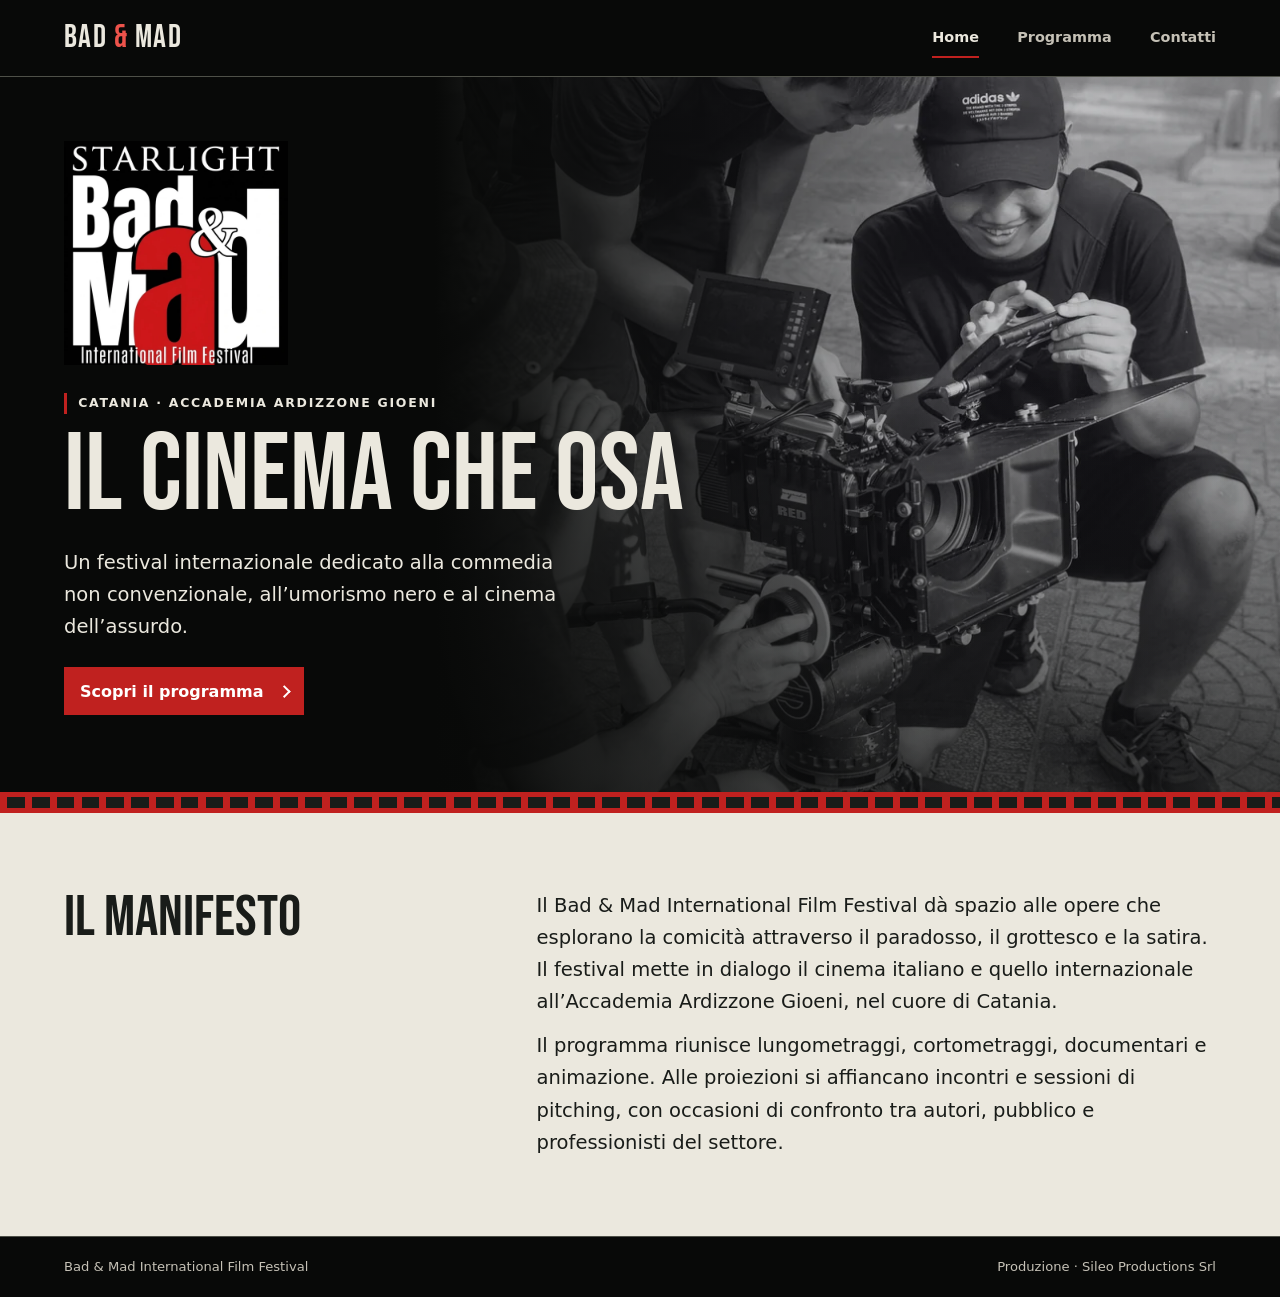
<file: index.html>
<!doctype html>
<html lang="it">
  <head>
    <meta charset="utf-8">
    <meta name="viewport" content="width=device-width, initial-scale=1">
    <meta name="description" content="Bad &amp; Mad International Film Festival, il festival della commedia non convenzionale, dell’umorismo nero e del cinema dell’assurdo all’Accademia Ardizzone Gioeni, Catania.">
    <title>Bad &amp; Mad International Film Festival</title>
    <link rel="stylesheet" href="./festival.css">
  </head>
  <body>
    <a class="skip-link" href="#contenuto">Vai al contenuto</a>
    <header class="site-header">
      <div class="header-inner wrap">
        <a class="wordmark" href="./index.html" aria-label="Bad &amp; Mad International Film Festival, home">BAD <span>&amp;</span> MAD</a>
        <nav aria-label="Navigazione principale">
          <a href="./index.html" aria-current="page">Home</a>
          <a href="./programma.html">Programma</a>
          <a href="./sede.html">Contatti</a>
        </nav>
      </div>
    </header>
    <main id="contenuto">
      <section class="hero" aria-labelledby="hero-title">
        <div class="hero-image" aria-hidden="true"></div>
        <div class="hero-inner wrap">
          <img class="festival-logo" src="./assets/logo-bad-mad.webp" width="560" height="560" alt="Starlight Bad &amp; Mad International Film Festival">
          <p class="location">Catania · Accademia Ardizzone Gioeni</p>
          <h1 id="hero-title">Il cinema che osa</h1>
          <p class="hero-summary">Un festival internazionale dedicato alla commedia non convenzionale, all’umorismo nero e al cinema dell’assurdo.</p>
          <a class="action" href="./programma.html">Scopri il programma</a>
        </div>
      </section>
      <div class="film-edge" aria-hidden="true"></div>
      <section class="manifesto" aria-labelledby="manifesto-title">
        <div class="manifesto-inner wrap">
          <h2 id="manifesto-title">Il manifesto</h2>
          <div>
            <p>Il Bad &amp; Mad International Film Festival dà spazio alle opere che esplorano la comicità attraverso il paradosso, il grottesco e la satira. Il festival mette in dialogo il cinema italiano e quello internazionale all’Accademia Ardizzone Gioeni, nel cuore di Catania.</p>
            <p>Il programma riunisce lungometraggi, cortometraggi, documentari e animazione. Alle proiezioni si affiancano incontri e sessioni di pitching, con occasioni di confronto tra autori, pubblico e professionisti del settore.</p>
          </div>
        </div>
      </section>
    </main>
    <footer class="site-footer">
      <div class="footer-inner wrap">
        <span>Bad &amp; Mad International Film Festival</span>
        <span>Produzione · Sileo Productions Srl</span>
      </div>
    </footer>
  </body>
</html>
</file>
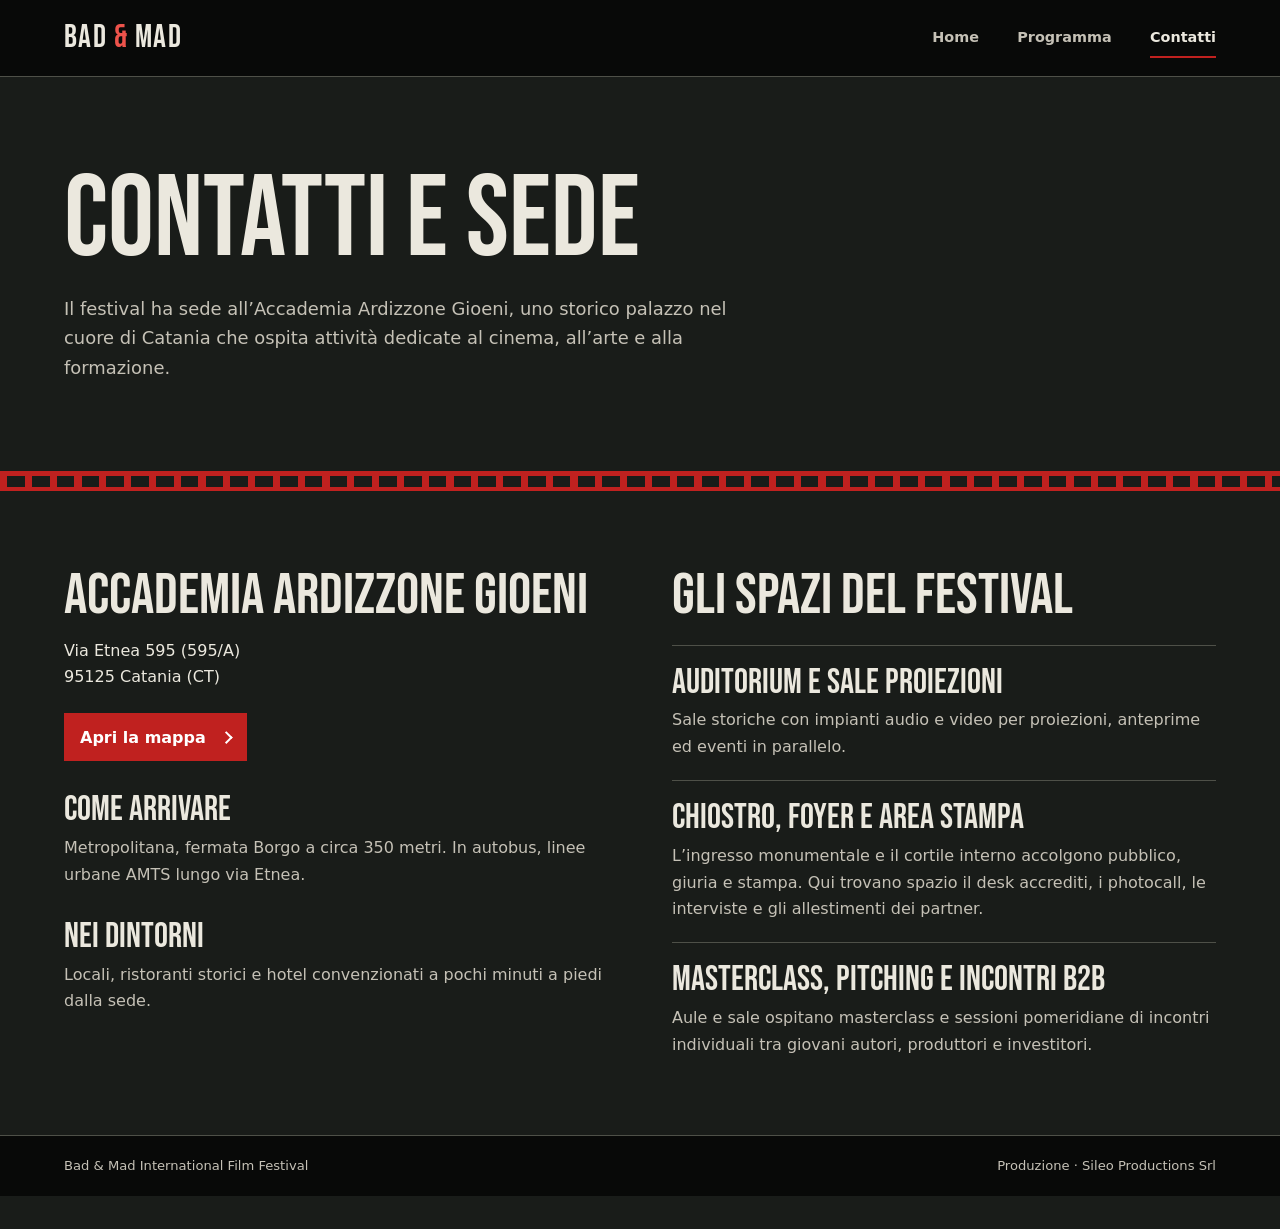
<file: contatti.html>
<!doctype html>
<html lang="it">
  <head>
    <meta charset="utf-8">
    <meta name="viewport" content="width=device-width, initial-scale=1">
    <meta http-equiv="refresh" content="0; url=./sede.html">
    <title>Contatti e sede | Bad &amp; Mad International Film Festival</title>
  </head>
  <body>
    <p><a href="./sede.html">Vai a Contatti e sede</a></p>
  </body>
</html>
</file>
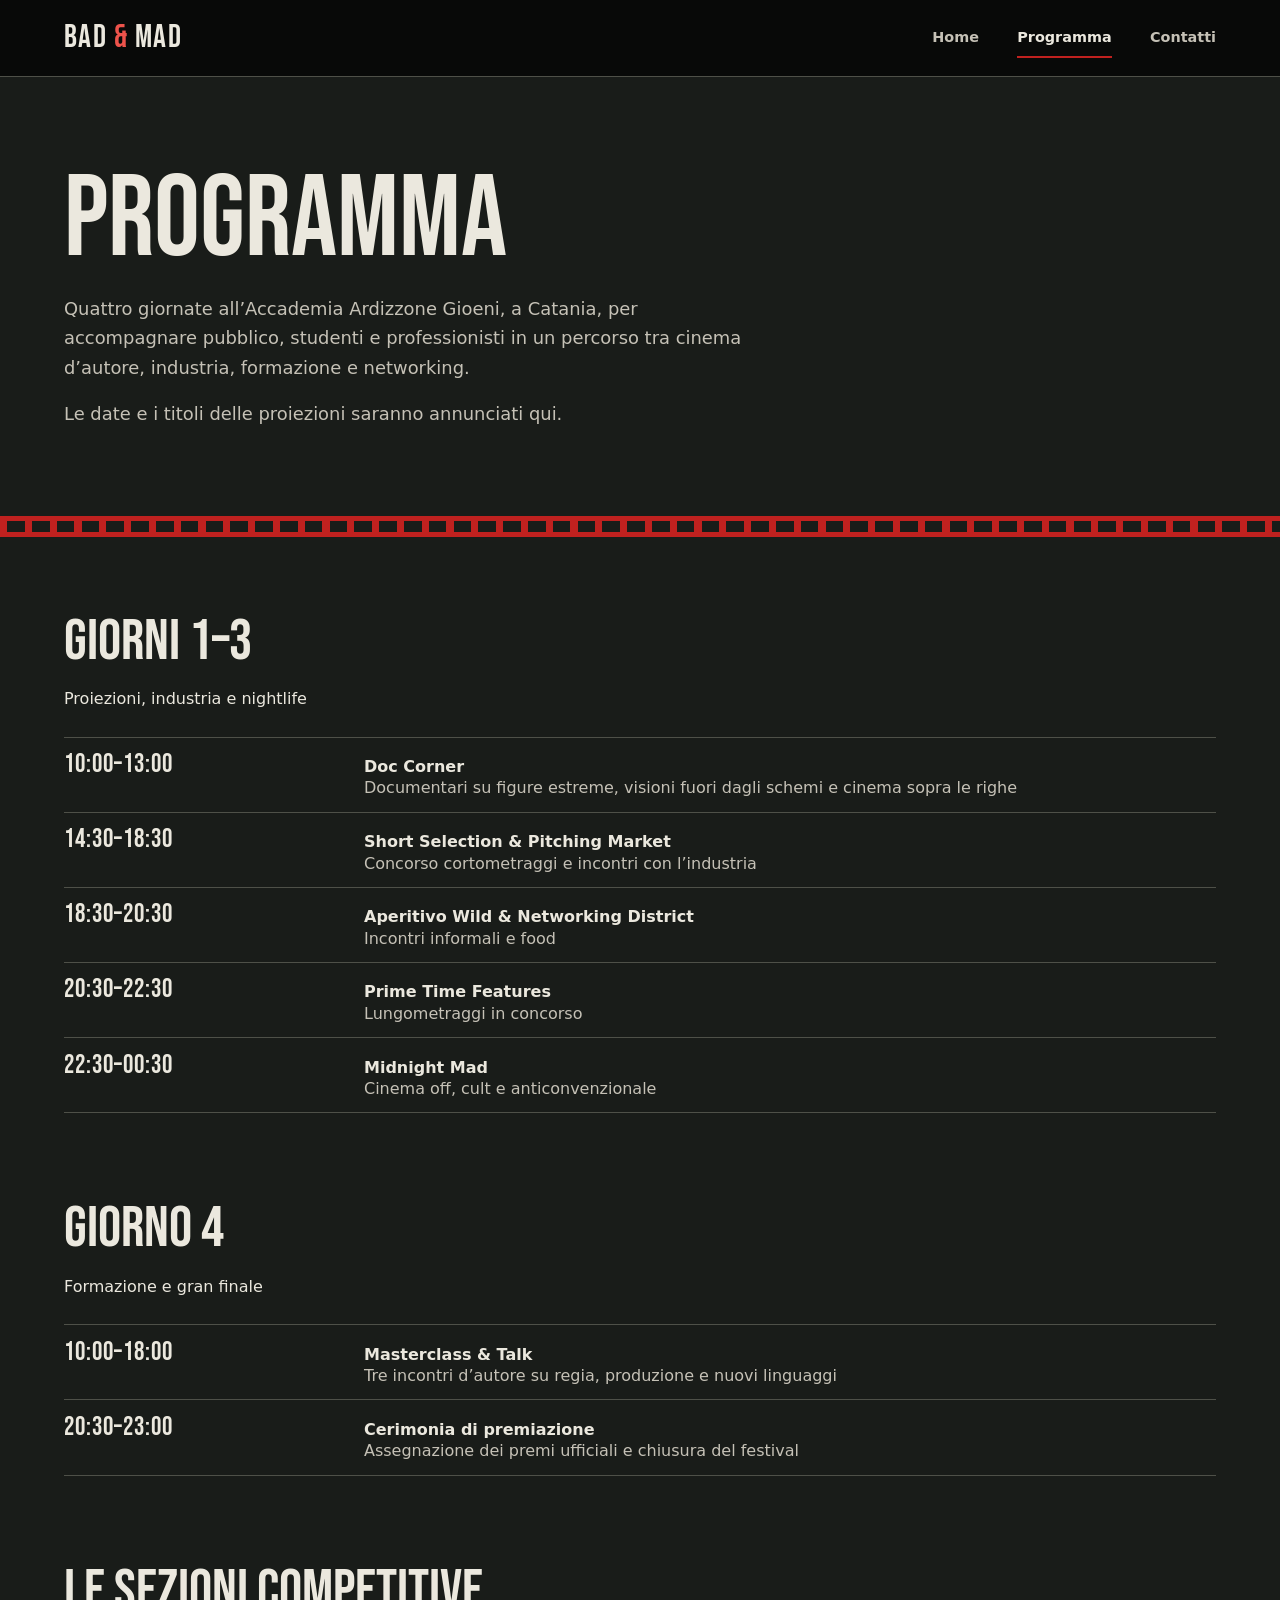
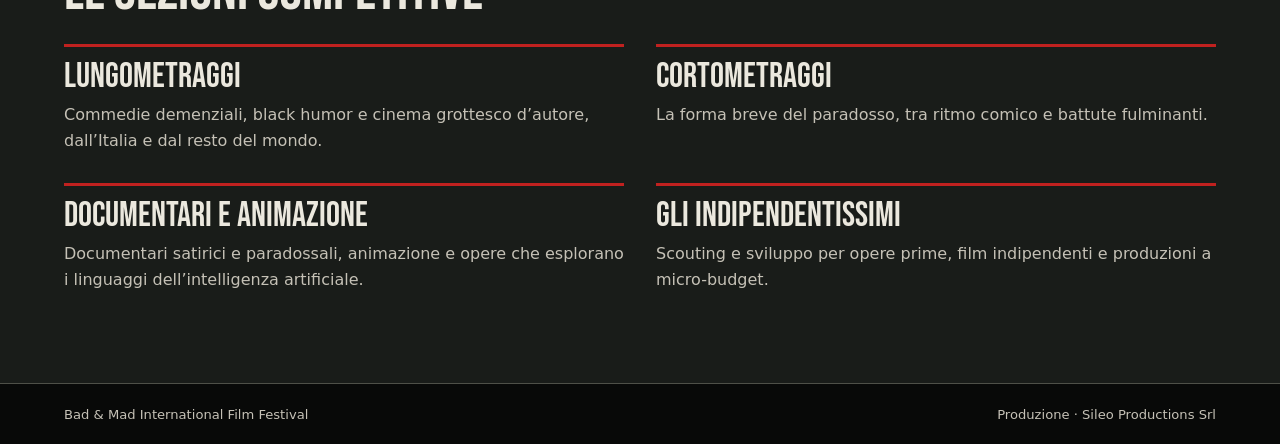
<file: programma.html>
<!doctype html>
<html lang="it">
  <head>
    <meta charset="utf-8">
    <meta name="viewport" content="width=device-width, initial-scale=1">
    <meta name="description" content="Quattro giornate di proiezioni, incontri con l’industria, masterclass e premiazioni al Bad &amp; Mad International Film Festival di Catania.">
    <title>Programma | Bad &amp; Mad International Film Festival</title>
    <link rel="stylesheet" href="./festival.css">
  </head>
  <body>
    <a class="skip-link" href="#contenuto">Vai al contenuto</a>
    <header class="site-header">
      <div class="header-inner wrap">
        <a class="wordmark" href="./index.html" aria-label="Bad &amp; Mad International Film Festival, home">BAD <span>&amp;</span> MAD</a>
        <nav aria-label="Navigazione principale">
          <a href="./index.html">Home</a>
          <a href="./programma.html" aria-current="page">Programma</a>
          <a href="./sede.html">Contatti</a>
        </nav>
      </div>
    </header>
    <main id="contenuto">
      <div class="page-intro wrap">
        <h1>Programma</h1>
        <p>Quattro giornate all’Accademia Ardizzone Gioeni, a Catania, per accompagnare pubblico, studenti e professionisti in un percorso tra cinema d’autore, industria, formazione e networking.</p>
        <p>Le date e i titoli delle proiezioni saranno annunciati qui.</p>
      </div>
      <div class="film-edge" aria-hidden="true"></div>
      <div class="page-content wrap">
        <section aria-labelledby="giorni-1-3">
          <h2 id="giorni-1-3">Giorni 1–3</h2>
          <p>Proiezioni, industria e nightlife</p>
          <dl class="schedule">
            <div>
              <dt><time datetime="10:00">10:00</time>–<time datetime="13:00">13:00</time></dt>
              <dd><strong>Doc Corner</strong><span>Documentari su figure estreme, visioni fuori dagli schemi e cinema sopra le righe</span></dd>
            </div>
            <div>
              <dt><time datetime="14:30">14:30</time>–<time datetime="18:30">18:30</time></dt>
              <dd><strong>Short Selection &amp; Pitching Market</strong><span>Concorso cortometraggi e incontri con l’industria</span></dd>
            </div>
            <div>
              <dt><time datetime="18:30">18:30</time>–<time datetime="20:30">20:30</time></dt>
              <dd><strong>Aperitivo Wild &amp; Networking District</strong><span>Incontri informali e food</span></dd>
            </div>
            <div>
              <dt><time datetime="20:30">20:30</time>–<time datetime="22:30">22:30</time></dt>
              <dd><strong>Prime Time Features</strong><span>Lungometraggi in concorso</span></dd>
            </div>
            <div>
              <dt><time datetime="22:30">22:30</time>–<time datetime="00:30">00:30</time></dt>
              <dd><strong>Midnight Mad</strong><span>Cinema off, cult e anticonvenzionale</span></dd>
            </div>
          </dl>
        </section>
        <section aria-labelledby="giorno-4">
          <h2 id="giorno-4">Giorno 4</h2>
          <p>Formazione e gran finale</p>
          <dl class="schedule">
            <div>
              <dt><time datetime="10:00">10:00</time>–<time datetime="18:00">18:00</time></dt>
              <dd><strong>Masterclass &amp; Talk</strong><span>Tre incontri d’autore su regia, produzione e nuovi linguaggi</span></dd>
            </div>
            <div>
              <dt><time datetime="20:30">20:30</time>–<time datetime="23:00">23:00</time></dt>
              <dd><strong>Cerimonia di premiazione</strong><span>Assegnazione dei premi ufficiali e chiusura del festival</span></dd>
            </div>
          </dl>
        </section>
        <section aria-labelledby="sezioni">
          <h2 id="sezioni">Le sezioni competitive</h2>
          <div class="competition">
            <article>
              <h3>Lungometraggi</h3>
              <p>Commedie demenziali, black humor e cinema grottesco d’autore, dall’Italia e dal resto del mondo.</p>
            </article>
            <article>
              <h3>Cortometraggi</h3>
              <p>La forma breve del paradosso, tra ritmo comico e battute fulminanti.</p>
            </article>
            <article>
              <h3>Documentari e animazione</h3>
              <p>Documentari satirici e paradossali, animazione e opere che esplorano i linguaggi dell’intelligenza artificiale.</p>
            </article>
            <article>
              <h3>Gli Indipendentissimi</h3>
              <p>Scouting e sviluppo per opere prime, film indipendenti e produzioni a micro-budget.</p>
            </article>
          </div>
        </section>
      </div>
    </main>
    <footer class="site-footer">
      <div class="footer-inner wrap">
        <span>Bad &amp; Mad International Film Festival</span>
        <span>Produzione · Sileo Productions Srl</span>
      </div>
    </footer>
  </body>
</html>
</file>
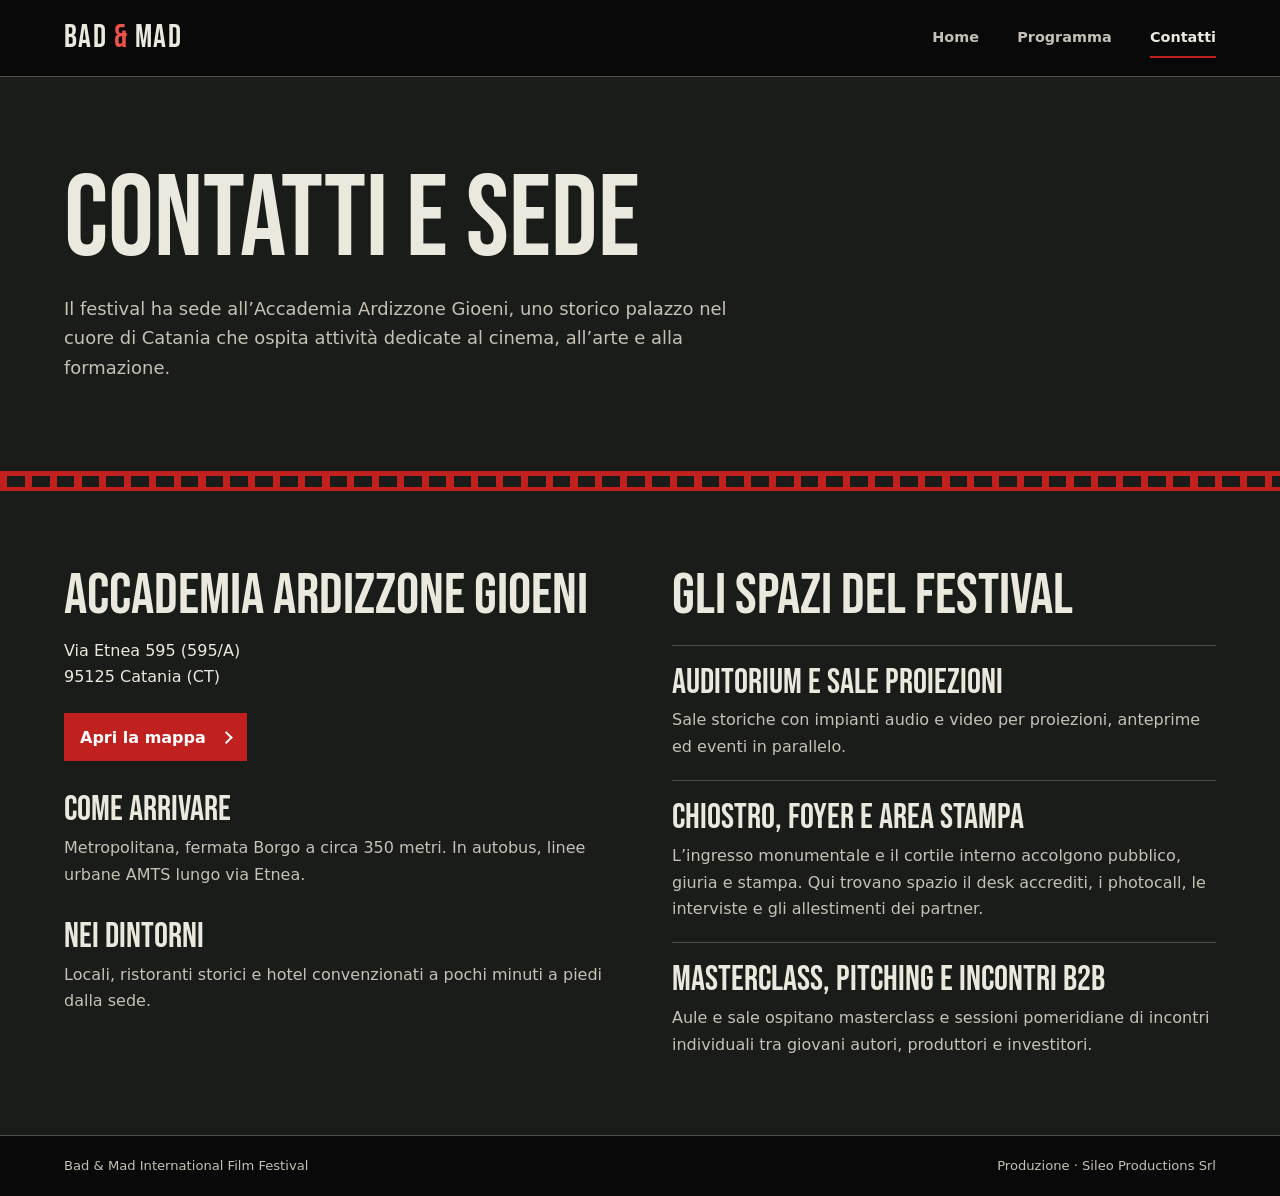
<file: sede.html>
<!doctype html>
<html lang="it">
  <head>
    <meta charset="utf-8">
    <meta name="viewport" content="width=device-width, initial-scale=1">
    <meta name="description" content="Indirizzo, mappa e informazioni per raggiungere l’Accademia Ardizzone Gioeni, sede del Bad &amp; Mad International Film Festival a Catania.">
    <title>Contatti e sede | Bad &amp; Mad International Film Festival</title>
    <link rel="stylesheet" href="./festival.css">
  </head>
  <body>
    <a class="skip-link" href="#contenuto">Vai al contenuto</a>
    <header class="site-header">
      <div class="header-inner wrap">
        <a class="wordmark" href="./index.html" aria-label="Bad &amp; Mad International Film Festival, home">BAD <span>&amp;</span> MAD</a>
        <nav aria-label="Navigazione principale">
          <a href="./index.html">Home</a>
          <a href="./programma.html">Programma</a>
          <a href="./sede.html" aria-current="page">Contatti</a>
        </nav>
      </div>
    </header>
    <main id="contenuto">
      <div class="page-intro wrap">
        <h1>Contatti e sede</h1>
        <p>Il festival ha sede all’Accademia Ardizzone Gioeni, uno storico palazzo nel cuore di Catania che ospita attività dedicate al cinema, all’arte e alla formazione.</p>
      </div>
      <div class="film-edge" aria-hidden="true"></div>
      <div class="venue page-content wrap">
        <section aria-labelledby="indirizzo">
          <h2 id="indirizzo">Accademia Ardizzone Gioeni</h2>
          <address>Via Etnea 595 (595/A)<br>95125 Catania (CT)</address>
          <a class="action" href="https://www.google.com/maps/search/?api=1&amp;query=Accademia%20Ardizzone%20Gioeni%2C%20Via%20Etnea%20595%2C%20Catania">Apri la mappa</a>
          <h3>Come arrivare</h3>
          <p>Metropolitana, fermata Borgo a circa 350 metri. In autobus, linee urbane AMTS lungo via Etnea.</p>
          <h3>Nei dintorni</h3>
          <p>Locali, ristoranti storici e hotel convenzionati a pochi minuti a piedi dalla sede.</p>
        </section>
        <section class="venue-spaces" aria-labelledby="spazi">
          <h2 id="spazi">Gli spazi del festival</h2>
          <article>
            <h3>Auditorium e sale proiezioni</h3>
            <p>Sale storiche con impianti audio e video per proiezioni, anteprime ed eventi in parallelo.</p>
          </article>
          <article>
            <h3>Chiostro, foyer e area stampa</h3>
            <p>L’ingresso monumentale e il cortile interno accolgono pubblico, giuria e stampa. Qui trovano spazio il desk accrediti, i photocall, le interviste e gli allestimenti dei partner.</p>
          </article>
          <article>
            <h3>Masterclass, pitching e incontri B2B</h3>
            <p>Aule e sale ospitano masterclass e sessioni pomeridiane di incontri individuali tra giovani autori, produttori e investitori.</p>
          </article>
        </section>
      </div>
    </main>
    <footer class="site-footer">
      <div class="footer-inner wrap">
        <span>Bad &amp; Mad International Film Festival</span>
        <span>Produzione · Sileo Productions Srl</span>
      </div>
    </footer>
  </body>
</html>
</file>
<file: festival.css>
@font-face {
  font-family: "Bebas Neue";
  src: url("./assets/bebas-neue.ttf") format("truetype");
  font-weight: 400;
  font-display: swap;
}

:root {
  color-scheme: dark;
  font-family: system-ui, sans-serif;
  --display: "Bebas Neue", "Arial Narrow", sans-serif;
  --ink: #191c19;
  --black: #080908;
  --red: #c0211f;
  --ivory: #ebe8de;
  --muted: #c5c1b6;
  --line: #4e5048;
  --gutter: clamp(1.25rem, 5vw, 4.5rem);
  background: var(--ink);
  color: var(--ivory);
}

* { box-sizing: border-box; }

body {
  display: flex;
  flex-direction: column;
  min-height: 100svh;
  margin: 0;
}

main { flex: 1; }

a { color: inherit; }

a:focus-visible {
  outline: 2px solid currentColor;
  outline-offset: 5px;
}

img {
  display: block;
  max-width: 100%;
  height: auto;
}

.wrap {
  width: min(100% - 2 * var(--gutter), 74rem);
  margin-inline: auto;
}

.skip-link {
  position: absolute;
  z-index: 2;
  top: 0.5rem;
  left: 0.5rem;
  transform: translateY(-150%);
  padding: 0.5rem 0.75rem;
  background: var(--ivory);
  color: var(--ink);
}

.skip-link:focus { transform: translateY(0); }

.site-header {
  background: var(--black);
  border-bottom: 1px solid var(--line);
}

.header-inner,
.footer-inner {
  display: flex;
  flex-wrap: wrap;
  align-items: center;
  justify-content: space-between;
}

.header-inner {
  gap: 0.4rem 2rem;
  min-height: 4.75rem;
  padding-block: 0.75rem;
}

.wordmark {
  font: 2rem / 1 var(--display);
  letter-spacing: 0.045em;
  text-decoration: none;
  white-space: nowrap;
}

.wordmark span { color: #ed534b; }

nav {
  display: flex;
  flex-wrap: wrap;
  gap: 0.35rem clamp(0.9rem, 3vw, 2.4rem);
}

nav a {
  min-height: 2.5rem;
  display: inline-flex;
  align-items: center;
  border-bottom: 2px solid transparent;
  color: var(--muted);
  font-size: 0.9rem;
  font-weight: 650;
  text-decoration: none;
}

nav a[aria-current="page"],
nav a:hover {
  border-color: var(--red);
  color: var(--ivory);
}

h1,
h2,
h3 {
  margin: 0;
  font-family: var(--display);
  font-weight: 400;
  line-height: 0.98;
}

h1 { font-size: clamp(3.3rem, 9vw, 8rem); }

h2 { font-size: clamp(2.25rem, 4.5vw, 4.25rem); }

h3 { font-size: clamp(1.7rem, 2.7vw, 2.4rem); }

p { line-height: 1.65; }

.hero {
  position: relative;
  isolation: isolate;
  overflow: hidden;
  background: var(--black);
}

.hero-image {
  position: absolute;
  z-index: -1;
  inset: 0 0 0 34%;
  background:
    linear-gradient(90deg, var(--black), #08090825 60%),
    linear-gradient(0deg, #0809089c, transparent 60%),
    url("./assets/sul-set.webp") center 53% / cover no-repeat;
}

.hero-inner {
  padding-block: clamp(2.25rem, 5vw, 4rem) clamp(2.75rem, 6vw, 5rem);
}

.festival-logo { width: clamp(8.5rem, 18vw, 14rem); }

.location {
  width: fit-content;
  margin: 1.75rem 0 0.65rem;
  padding-left: 0.7rem;
  border-left: 3px solid var(--red);
  font-size: 0.78rem;
  font-weight: 750;
  letter-spacing: 0.14em;
  text-transform: uppercase;
}

.hero h1 {
  font-size: clamp(3.5rem, 8.5vw, 7.5rem);
  text-wrap: balance;
}

.hero-summary {
  max-width: 42ch;
  margin: 1rem 0 0;
  color: var(--ivory);
  font-size: clamp(1rem, 2vw, 1.22rem);
}

.action {
  display: inline-flex;
  align-items: center;
  gap: 1rem;
  min-height: 3rem;
  margin-top: 1.5rem;
  padding: 0.65rem 1rem;
  background: var(--red);
  color: #fff;
  font-weight: 750;
  text-decoration: none;
}

.action:hover { background: #a41c19; }

.action::after {
  width: 0.42rem;
  height: 0.42rem;
  transform: rotate(45deg);
  border: solid currentColor;
  border-width: 2px 2px 0 0;
  content: "";
}

.film-edge {
  height: 1.3rem;
  background:
    repeating-linear-gradient(90deg, var(--red) 0 0.45rem, transparent 0.45rem 1.55rem) left top / 100% 100%,
    linear-gradient(var(--red) 0 0.32rem, var(--ink) 0.32rem 0.98rem, var(--red) 0.98rem);
}

.manifesto {
  background: var(--ivory);
  color: var(--ink);
}

.manifesto-inner {
  display: grid;
  grid-template-columns: minmax(0, 1fr) minmax(0, 1.6fr);
  gap: 1.25rem 3rem;
  padding-block: clamp(2.5rem, 6vw, 5rem);
}

.manifesto p {
  max-width: 57ch;
  margin: 0;
  font-size: clamp(1rem, 1.8vw, 1.22rem);
}

.manifesto p + p { margin-top: 0.75rem; }

.page-intro {
  padding-block: clamp(2.75rem, 7vw, 5.5rem);
}

.page-intro p {
  max-width: 60ch;
  margin: 1rem 0 0;
  color: var(--muted);
  font-size: 1.12rem;
}

.page-content {
  padding-block: clamp(2.5rem, 6vw, 5rem);
}

.page-content:not(.venue) > section + section {
  margin-top: clamp(3rem, 7vw, 5.5rem);
}

.schedule { margin: 1.5rem 0 0; }

.schedule > div {
  display: grid;
  grid-template-columns: minmax(9rem, 1fr) 3fr;
  gap: 0.25rem 1rem;
  align-items: baseline;
  padding: 0.9rem 0;
  border-top: 1px solid var(--line);
}

.schedule > div:last-child { border-bottom: 1px solid var(--line); }

.schedule dt {
  font: 1.6rem / 1 var(--display);
  letter-spacing: 0.04em;
  white-space: nowrap;
}

.schedule dd { margin: 0; }

.schedule dd span {
  display: block;
  margin-top: 0.15rem;
  color: var(--muted);
}

.competition {
  display: grid;
  grid-template-columns: repeat(2, minmax(0, 1fr));
  gap: 1rem 2rem;
  margin-top: 1.5rem;
}

.competition article {
  border-top: 3px solid var(--red);
  padding-block: 0.8rem;
}

.competition p,
.venue p {
  margin: 0.5rem 0 0;
  color: var(--muted);
}

.venue {
  display: grid;
  grid-template-columns: minmax(0, 1fr) minmax(0, 1fr);
  align-items: start;
  gap: 2rem 4rem;
}

.venue address {
  margin-top: 0.85rem;
  font-style: normal;
  line-height: 1.6;
}

.venue h3 { margin-top: 2rem; }

.venue-spaces article {
  margin-top: 1.25rem;
  padding-top: 1.25rem;
  border-top: 1px solid var(--line);
}

.venue-spaces h3 { margin-top: 0; }

.site-footer {
  border-top: 1px solid var(--line);
  background: var(--black);
}

.footer-inner {
  gap: 0.65rem 2rem;
  padding-block: 1.4rem;
  color: var(--muted);
  font-size: 0.82rem;
}

@media (max-width: 42rem) {
  .hero-image {
    inset-inline-start: 0;
    background:
      linear-gradient(90deg, #080908 3%, #08090875 80%),
      linear-gradient(0deg, #080908ad, transparent 60%),
      url("./assets/sul-set.webp") center 53% / cover no-repeat;
  }

  .manifesto-inner,
  .competition,
  .venue { grid-template-columns: 1fr; }
}

@media (max-width: 26rem) {
  .schedule > div { grid-template-columns: 1fr; }
}
</file>
